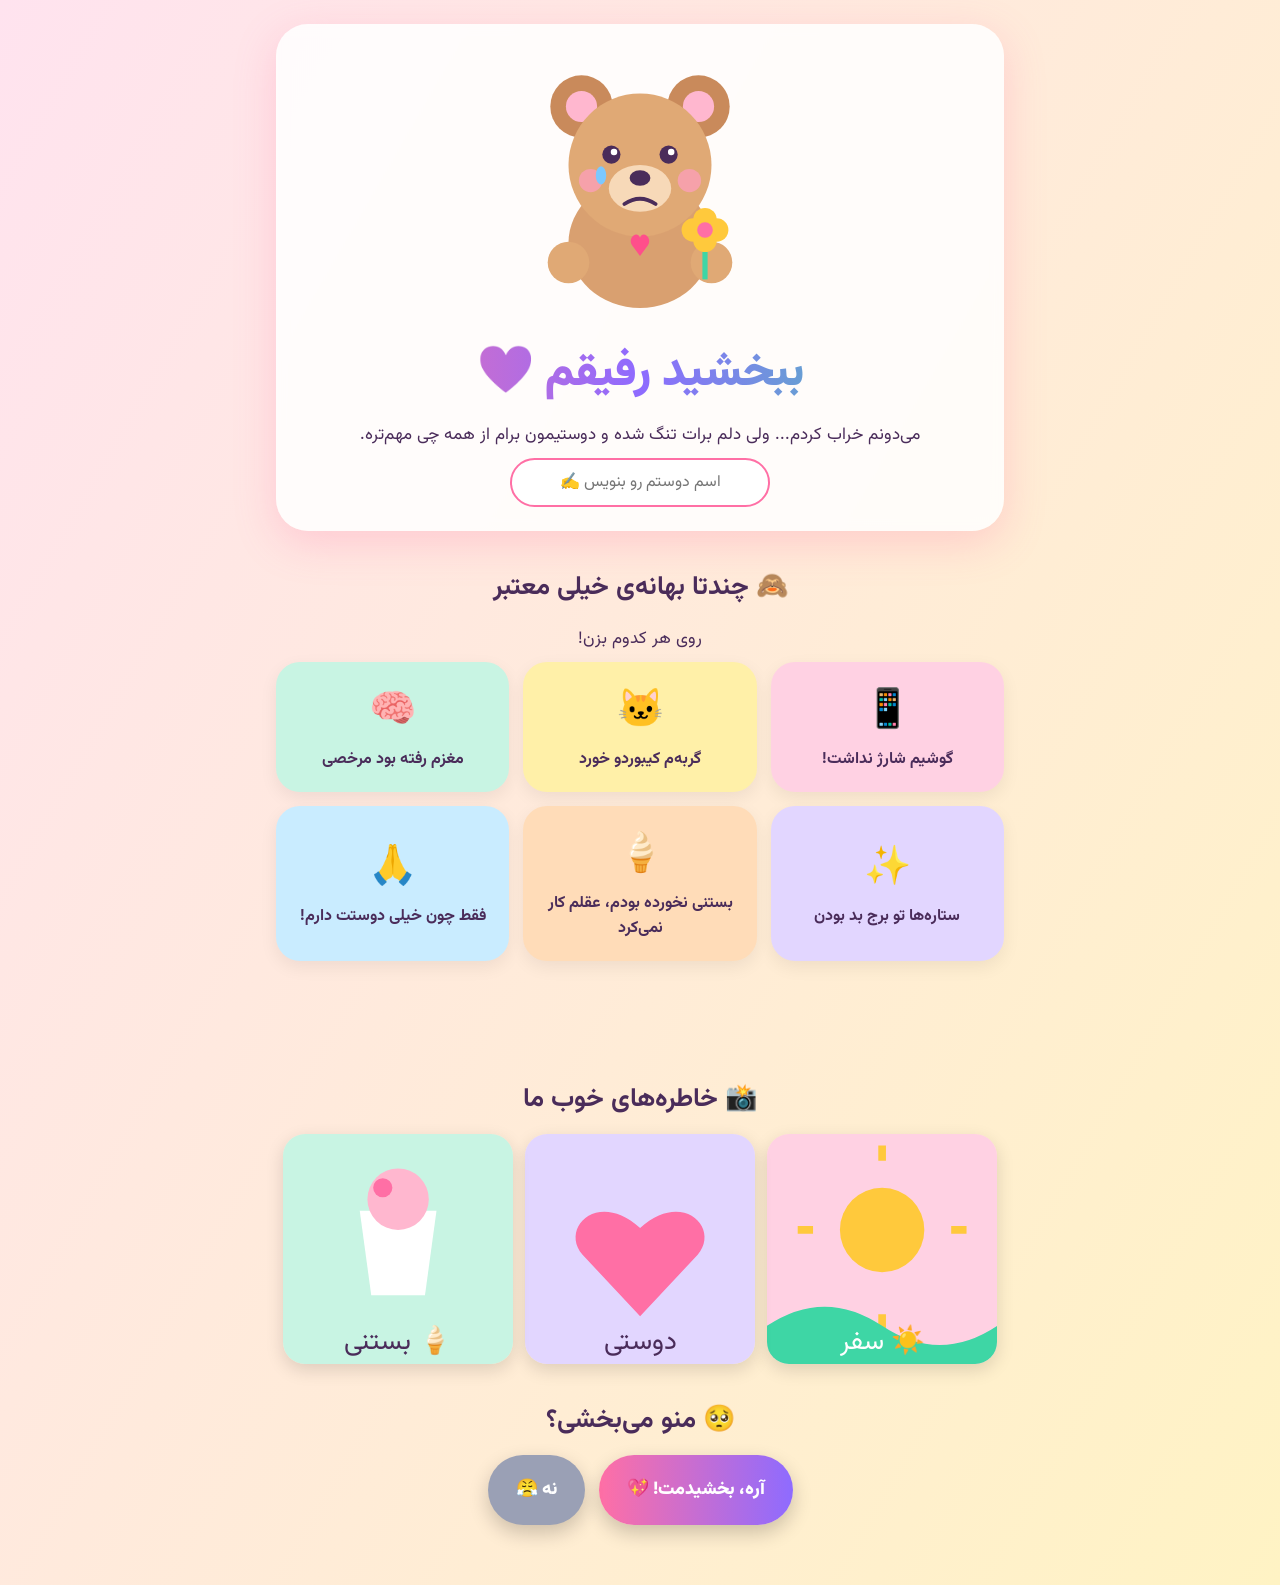
<file: index.htmL>
<!DOCTYPE html>
<html lang="fa" dir="rtl">
<head>
<meta charset="utf-8">
<meta name="viewport" content="width=device-width, initial-scale=1, viewport-fit=cover">
<title>ببخشید دوست خوبم 💛</title>
<link href="https://fonts.googleapis.com/css2?family=Vazirmatn:wght@400;700;900&display=swap" rel="stylesheet">
<link rel="stylesheet" href="style.css">
</head>
<body>
<main>
 <section class="hero">
  <svg class="bear" viewBox="0 0 200 210" aria-label="خرس عذرخواه">
   <circle cx="55" cy="45" r="24" fill="#c98a5b"/><circle cx="145" cy="45" r="24" fill="#c98a5b"/>
   <circle cx="55" cy="45" r="12" fill="#ffb7cf"/><circle cx="145" cy="45" r="12" fill="#ffb7cf"/>
   <ellipse cx="100" cy="150" rx="55" ry="50" fill="#d9a070"/>
   <circle cx="100" cy="90" r="55" fill="#e0a975"/>
   <ellipse cx="100" cy="108" rx="24" ry="18" fill="#f7d9b8"/><ellipse cx="100" cy="100" rx="8" ry="6" fill="#4a2c5a"/>
   <circle cx="78" cy="82" r="7" fill="#4a2c5a"/><circle cx="122" cy="82" r="7" fill="#4a2c5a"/>
   <circle cx="80" cy="80" r="2.5" fill="#fff"/><circle cx="124" cy="80" r="2.5" fill="#fff"/>
   <path d="M88 120q12-8 24 0" stroke="#4a2c5a" stroke-width="3" fill="none" stroke-linecap="round"/>
   <circle cx="62" cy="102" r="9" fill="#ff9ec0" opacity=".7"/><circle cx="138" cy="102" r="9" fill="#ff9ec0" opacity=".7"/>
   <ellipse class="tear" cx="70" cy="98" rx="4" ry="7" fill="#7cc8ff"/>
   <path d="M100 160l-6-8c-4-6 4-12 6-6 2-6 10 0 6 6z" class="heart" fill="#ff4f8b"/>
   <circle cx="45" cy="165" r="16" fill="#e0a975"/><circle cx="155" cy="165" r="16" fill="#e0a975"/>
   <g transform="translate(150 140)"><line x1="0" y1="0" x2="0" y2="38" stroke="#3ed6a5" stroke-width="4"/>
   <g fill="#ffc93c"><circle cx="0" cy="-8" r="9"/><circle cx="9" cy="0" r="9"/><circle cx="-9" cy="0" r="9"/><circle cx="0" cy="8" r="9"/></g><circle r="6" fill="#ff6fa5"/></g>
  </svg>
  <h1>ببخشید <span id="nm">رفیقم</span> 💛</h1>
  <p>می‌دونم خراب کردم... ولی دلم برات تنگ شده و دوستیمون برام از همه چی مهم‌تره.</p>
  <input id="name" placeholder="اسم دوستم رو بنویس ✍️" maxlength="20">
 </section>

 <h2>🙈 چندتا بهانه‌ی خیلی معتبر</h2>
 <p>روی هر کدوم بزن!</p>
 <div class="grid" id="grid"></div>
 <div id="pick"></div>

 <h2>📸 خاطره‌های خوب ما</h2>
 <div class="photos">
  <svg viewBox="0 0 120 120"><rect width="120" height="120" fill="#ffd1e3"/><circle cx="60" cy="50" r="22" fill="#ffc93c"/><g stroke="#ffc93c" stroke-width="4"><path d="M60 14v-8M60 94v8M24 50h-8M96 50h8"/></g><path d="M0 100q30-20 60 0t60 0v20H0z" fill="#3ed6a5"/><text x="60" y="112" font-size="14" text-anchor="middle" fill="#fff">☀️ سفر</text></svg>
  <svg viewBox="0 0 120 120"><rect width="120" height="120" fill="#e2d6ff"/><path d="M60 95l-30-32c-12-14 8-34 30-14 22-20 42 0 30 14z" fill="#ff6fa5" class="heart"/><text x="60" y="112" font-size="14" text-anchor="middle" fill="#4a2c5a">دوستی</text></svg>
  <svg viewBox="0 0 120 120"><rect width="120" height="120" fill="#c8f4e3"/><path d="M40 40h40l-6 44H46z" fill="#fff"/><circle cx="60" cy="34" r="16" fill="#ffb7cf"/><circle cx="52" cy="28" r="5" fill="#ff6fa5"/><text x="60" y="112" font-size="14" text-anchor="middle" fill="#4a2c5a">🍦 بستنی</text></svg>
 </div>

 <h2>🥺 منو می‌بخشی؟</h2>
 <div class="btns" id="btns">
  <button class="b" id="yes">آره، بخشیدمت! 💖</button>
  <button class="b" id="no">نه 😤</button>
 </div>
 <div id="msg"></div>
</main>
<script src="script.js"></script>
</body>
</html>
</file>
<file: style.css>
:root{--bg1:#ffe3ef;--bg2:#fff3c4;--bg3:#d8f5ea;--card:#ffffffd9;--ink:#4a2c5a;--pink:#ff6fa5;--yellow:#ffc93c;--mint:#3ed6a5;--purple:#8e6bff;
box-sizing:border-box;padding-top:env(safe-area-inset-top,0px);padding-bottom:env(safe-area-inset-bottom,0px)}
@media (prefers-color-scheme:dark){:root:not([data-theme="light"]){--bg1:#3a1d4a;--bg2:#4a2f3d;--bg3:#1f3f46;--card:#2b1b3acc;--ink:#fff1f7}}
:root[data-theme="dark"]{--bg1:#3a1d4a;--bg2:#4a2f3d;--bg3:#1f3f46;--card:#2b1b3acc;--ink:#fff1f7}
*{box-sizing:border-box}
html{scroll-padding-top:env(safe-area-inset-top,0px)}
body{margin:0;font-family:'Vazirmatn',Tahoma,sans-serif;color:var(--ink);min-height:100vh;overflow-x:hidden;
background:linear-gradient(120deg,var(--bg1),var(--bg2),var(--bg3),var(--bg1));background-size:300% 300%;animation:bg 14s ease infinite}
@keyframes bg{50%{background-position:100% 50%}}
.float{position:fixed;top:100%;font-size:26px;pointer-events:none;animation:up linear forwards;z-index:0}
@keyframes up{to{transform:translateY(-120vh) rotate(40deg);opacity:0}}
main{position:relative;z-index:1;max-width:760px;margin:0 auto;padding:24px 16px 60px;text-align:center}
.hero{background:var(--card);border-radius:32px;padding:24px 18px;box-shadow:0 12px 40px #ff6fa540;backdrop-filter:blur(6px)}
h1{font-size:clamp(28px,7vw,46px);margin:8px 0;font-weight:900;background:linear-gradient(90deg,var(--pink),var(--purple),var(--mint));-webkit-background-clip:text;background-clip:text;color:transparent}
p{line-height:2;font-size:17px;margin:6px 0}
svg.bear{width:min(260px,70%);height:auto;animation:bob 3s ease-in-out infinite}
@keyframes bob{50%{transform:translateY(-12px) rotate(2deg)}}
.tear{animation:tear 2s infinite}@keyframes tear{0%{transform:translateY(0);opacity:1}100%{transform:translateY(20px);opacity:0}}
.heart{animation:beat 1.2s infinite;transform-origin:center;transform-box:fill-box}@keyframes beat{50%{transform:scale(1.25)}}
input{font:inherit;padding:10px 16px;border-radius:999px;border:2px solid var(--pink);background:#fff;color:#4a2c5a;width:min(260px,100%);text-align:center;outline:none}
h2{margin:36px 0 14px;font-size:26px}
.grid{display:grid;grid-template-columns:repeat(auto-fit,minmax(200px,1fr));gap:14px}
.ex{border:0;font:inherit;cursor:pointer;color:#4a2c5a;border-radius:24px;padding:20px 12px;font-size:16px;font-weight:700;box-shadow:0 6px 18px #0001;transition:transform .25s;animation:pop .6s backwards}
.ex:hover{transform:translateY(-6px) rotate(-2deg) scale(1.04)}
.ex span{display:block;font-size:38px;margin-bottom:6px}
.ex:nth-child(1){background:#ffd1e3;animation-delay:.1s}.ex:nth-child(2){background:#fff0a8;animation-delay:.2s}.ex:nth-child(3){background:#c8f4e3;animation-delay:.3s}
.ex:nth-child(4){background:#e2d6ff;animation-delay:.4s}.ex:nth-child(5){background:#ffdcb8;animation-delay:.5s}.ex:nth-child(6){background:#c9ecff;animation-delay:.6s}
@keyframes pop{from{transform:scale(.3);opacity:0}}
#pick{min-height:64px;margin:18px 0;font-size:19px;font-weight:700;color:var(--pink)}
.btns{display:flex;gap:14px;justify-content:center;flex-wrap:wrap;position:relative;min-height:70px;margin-top:10px}
button.b{font:inherit;font-weight:900;font-size:18px;border:0;border-radius:999px;padding:14px 28px;cursor:pointer;color:#fff;box-shadow:0 8px 20px #0003}
#yes{background:linear-gradient(90deg,var(--pink),var(--purple));animation:beat 1.4s infinite}
#no{background:#9aa0b5}
#msg{display:none;margin-top:22px;background:var(--card);border-radius:28px;padding:22px;font-size:20px;font-weight:700;animation:pop .6s}
.photos{display:flex;gap:12px;justify-content:center;flex-wrap:wrap;margin-top:10px}
.photos svg{width:calc(33% - 10px);min-width:96px;border-radius:22px;box-shadow:0 6px 18px #0002;animation:bob 4s ease-in-out infinite}
.photos svg:nth-child(2){animation-delay:.6s}.photos svg:nth-child(3){animation-delay:1.2s}
</file>
